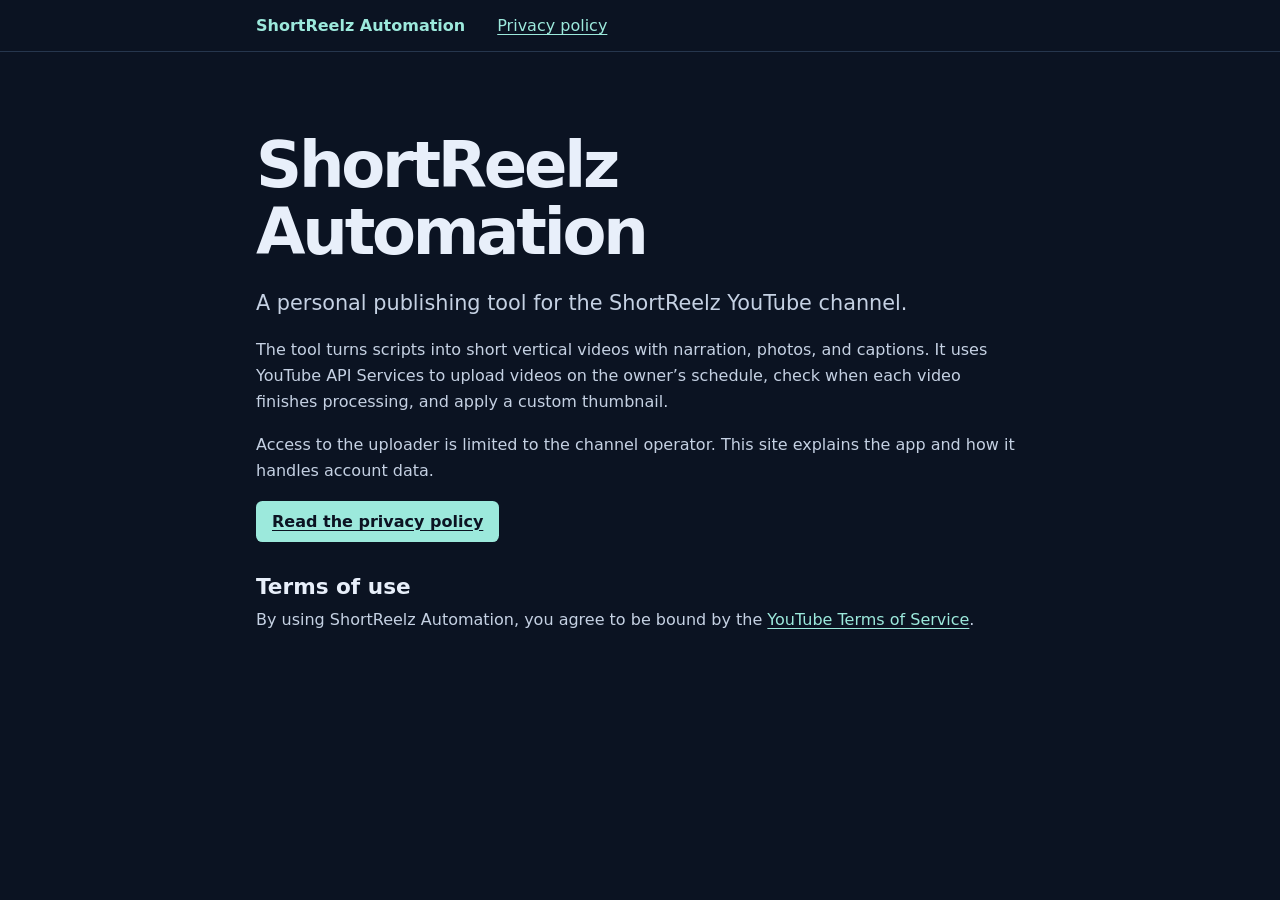
<file: index.html>
<!doctype html>
<html lang="en">
<head>
  <meta charset="utf-8">
  <meta name="viewport" content="width=device-width, initial-scale=1">
  <title>Home | ShortReelz Automation</title>
  <link rel="stylesheet" href="/style.css">
</head>
<body>
  <header>
    <nav aria-label="Main navigation">
      <a class="brand" href="/">ShortReelz Automation</a>
      <a href="/privacy.html">Privacy policy</a>
    </nav>
  </header>
  <main>
    <h1>ShortReelz Automation</h1>
    <p class="lead">A personal publishing tool for the ShortReelz YouTube channel.</p>
    <p>The tool turns scripts into short vertical videos with narration, photos, and captions. It uses YouTube API Services to upload videos on the owner’s schedule, check when each video finishes processing, and apply a custom thumbnail.</p>
    <p>Access to the uploader is limited to the channel operator. This site explains the app and how it handles account data.</p>
    <a class="button" href="/privacy.html">Read the privacy policy</a>
    <section id="terms">
      <h2>Terms of use</h2>
      <p>By using ShortReelz Automation, you agree to be bound by the <a href="https://www.youtube.com/t/terms">YouTube Terms of Service</a>.</p>
    </section>
  </main>
</body>
</html>
</file>
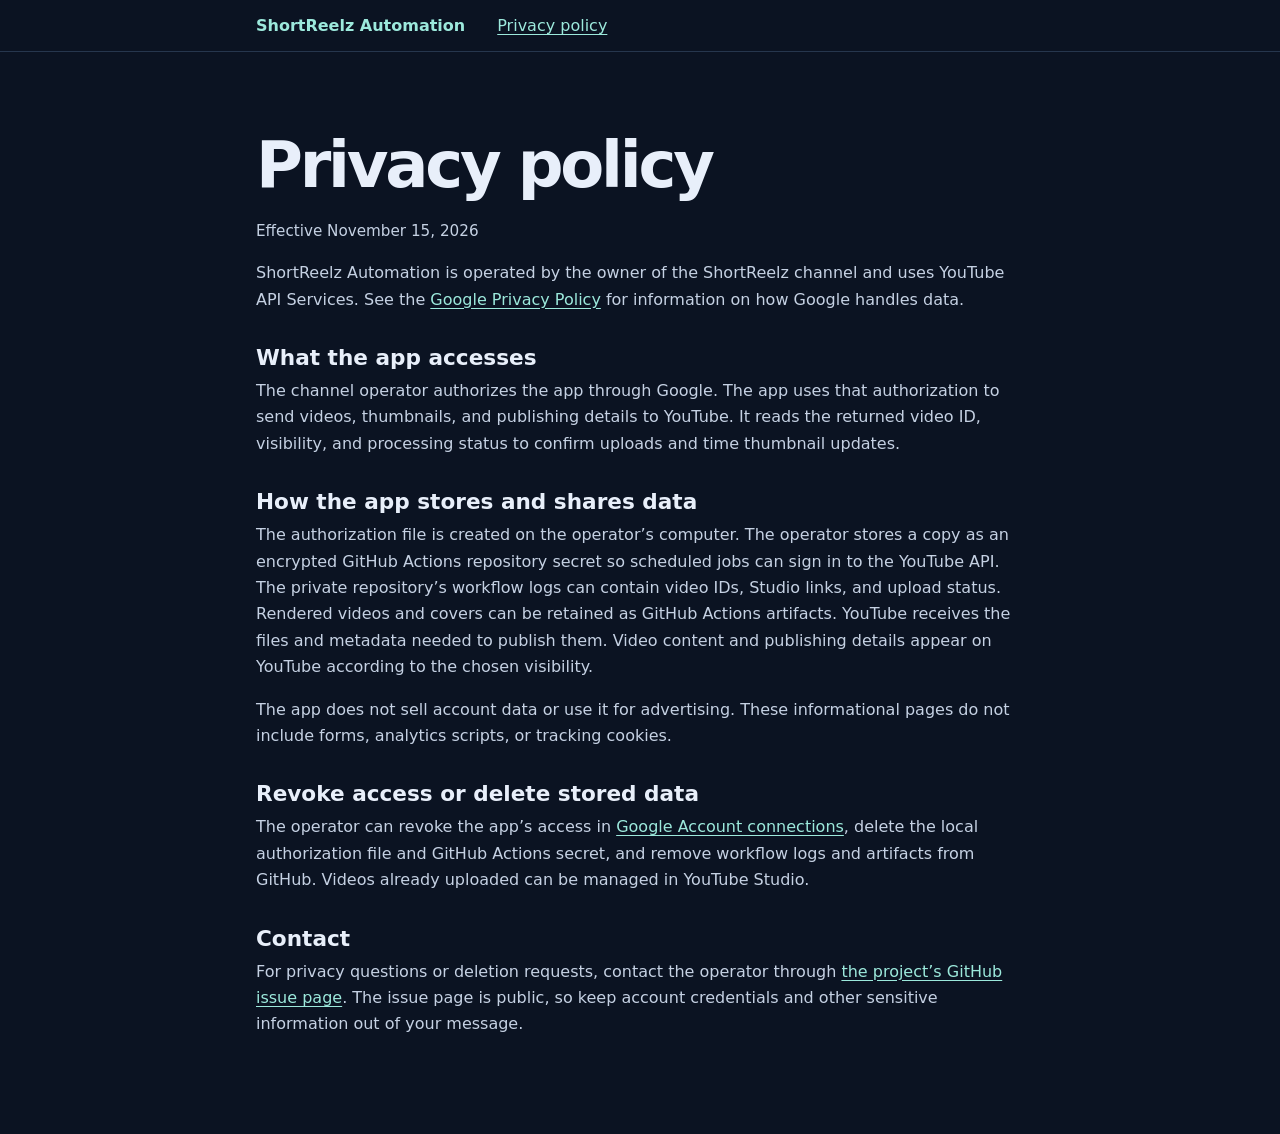
<file: privacy.html>
<!doctype html>
<html lang="en">
<head>
  <meta charset="utf-8">
  <meta name="viewport" content="width=device-width, initial-scale=1">
  <title>Privacy policy | ShortReelz Automation</title>
  <link rel="stylesheet" href="/style.css">
</head>
<body>
  <header>
    <nav aria-label="Main navigation">
      <a class="brand" href="/">ShortReelz Automation</a>
      <a href="/privacy.html">Privacy policy</a>
    </nav>
  </header>
  <main>
    <h1>Privacy policy</h1>
    <p class="date">Effective November 15, 2026</p>
    <p>ShortReelz Automation is operated by the owner of the ShortReelz channel and uses YouTube API Services. See the <a href="https://policies.google.com/privacy">Google Privacy Policy</a> for information on how Google handles data.</p>
    <h2>What the app accesses</h2>
    <p>The channel operator authorizes the app through Google. The app uses that authorization to send videos, thumbnails, and publishing details to YouTube. It reads the returned video ID, visibility, and processing status to confirm uploads and time thumbnail updates.</p>
    <h2>How the app stores and shares data</h2>
    <p>The authorization file is created on the operator’s computer. The operator stores a copy as an encrypted GitHub Actions repository secret so scheduled jobs can sign in to the YouTube API. The private repository’s workflow logs can contain video IDs, Studio links, and upload status. Rendered videos and covers can be retained as GitHub Actions artifacts. YouTube receives the files and metadata needed to publish them. Video content and publishing details appear on YouTube according to the chosen visibility.</p>
    <p>The app does not sell account data or use it for advertising. These informational pages do not include forms, analytics scripts, or tracking cookies.</p>
    <h2>Revoke access or delete stored data</h2>
    <p>The operator can revoke the app’s access in <a href="https://myaccount.google.com/connections">Google Account connections</a>, delete the local authorization file and GitHub Actions secret, and remove workflow logs and artifacts from GitHub. Videos already uploaded can be managed in YouTube Studio.</p>
    <h2>Contact</h2>
    <p>For privacy questions or deletion requests, contact the operator through <a href="https://github.com/trentontarchala22/trentontarchala22.github.io/issues">the project’s GitHub issue page</a>. The issue page is public, so keep account credentials and other sensitive information out of your message.</p>
  </main>
</body>
</html>
</file>
<file: style.css>
:root {
  color-scheme: dark;
  font-family: system-ui, sans-serif;
  background: #0b1322;
  color: #e8effa;
}
body { margin: 0; }
header { border-bottom: 1px solid #26364d; }
nav, main { max-width: 48rem; margin-inline: auto; padding-inline: 1.5rem; }
nav { display: flex; flex-wrap: wrap; gap: .75rem 2rem; align-items: center; padding-block: 1rem; }
main { padding-block: clamp(2rem, 7vw, 5rem); }
a { color: #9ce9dc; text-underline-offset: 3px; }
.brand { font-weight: 700; text-decoration: none; }
h1 { font-size: clamp(2.25rem, 7vw, 4rem); line-height: 1.05; letter-spacing: -.05em; margin: 0 0 1.25rem; }
h2 { font-size: 1.35rem; margin: 2rem 0 .5rem; }
p { color: #c5d1e3; line-height: 1.65; margin: 0 0 1rem; }
.lead { font-size: 1.3rem; }
.date { font-size: .95rem; }
.button { display: inline-block; background: #9ce9dc; color: #0b1322; padding: .7rem 1rem; border-radius: .4rem; font-weight: 700; }
</file>
